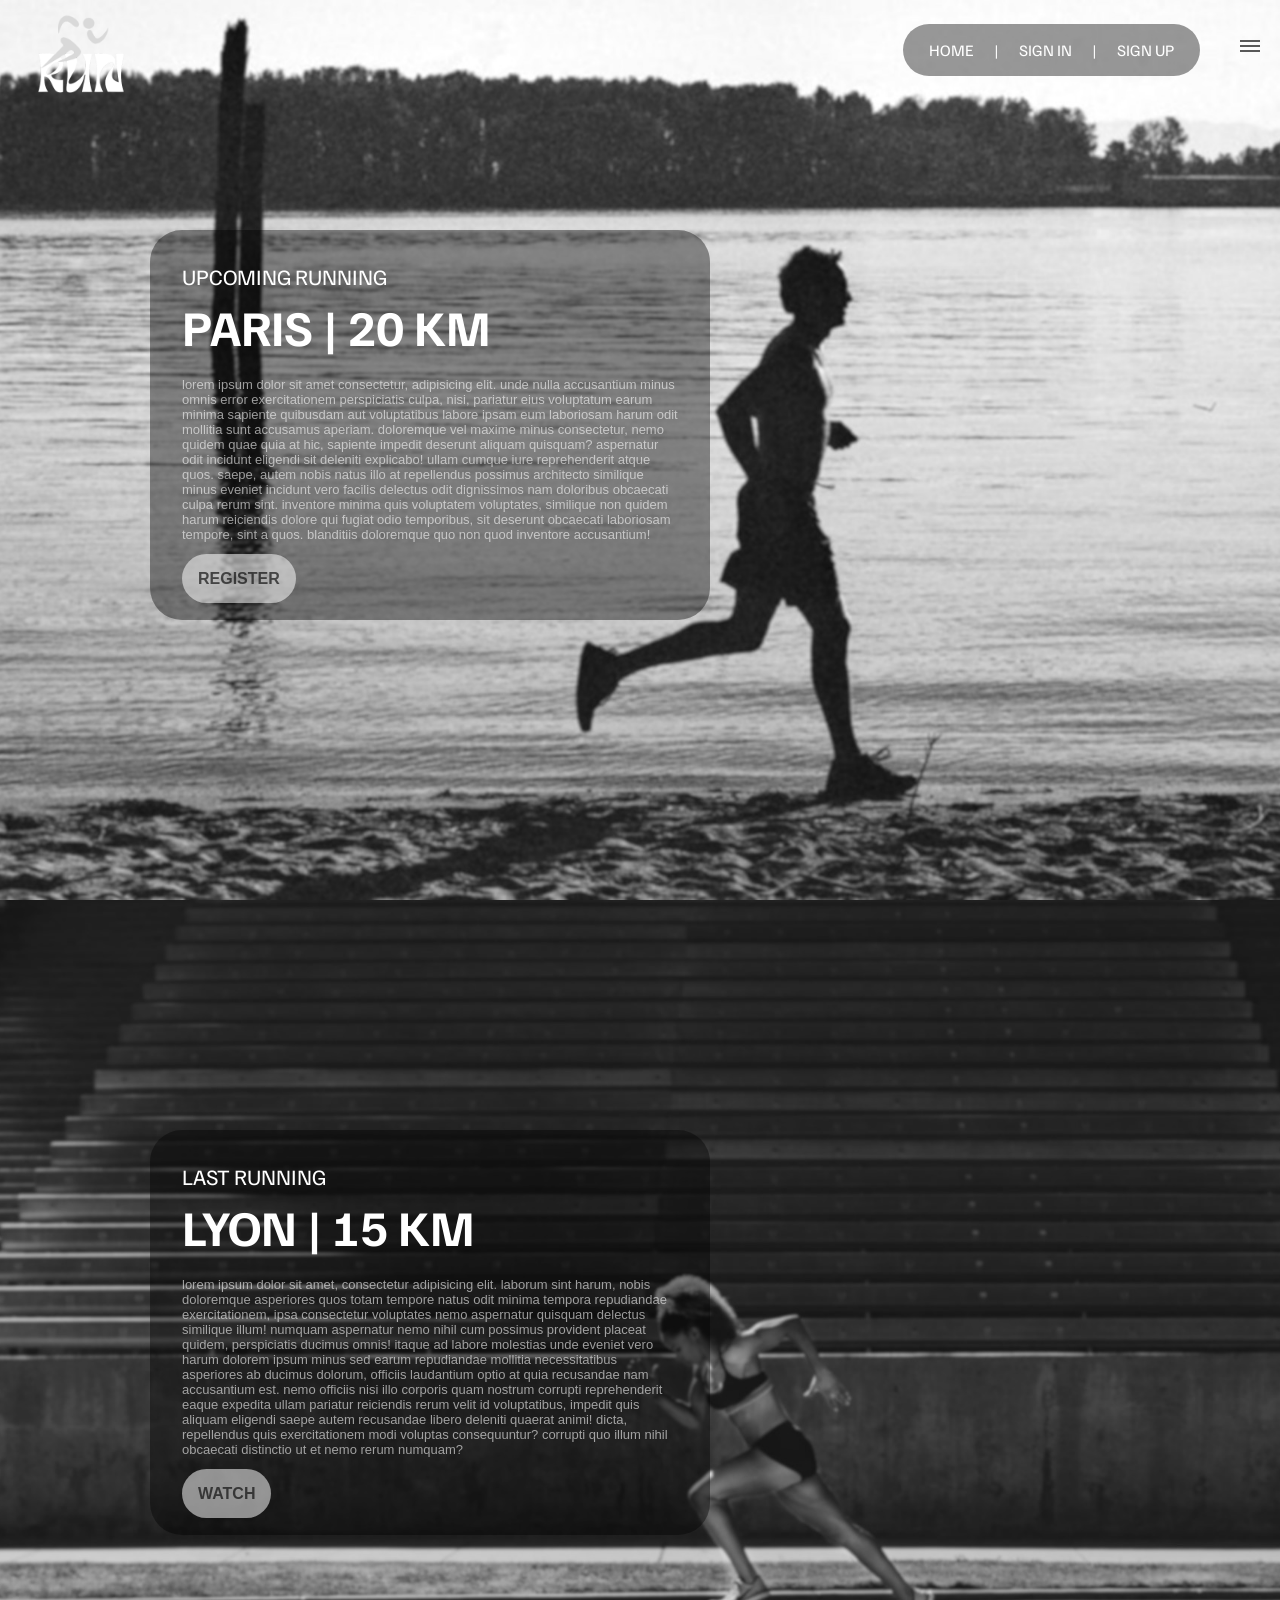
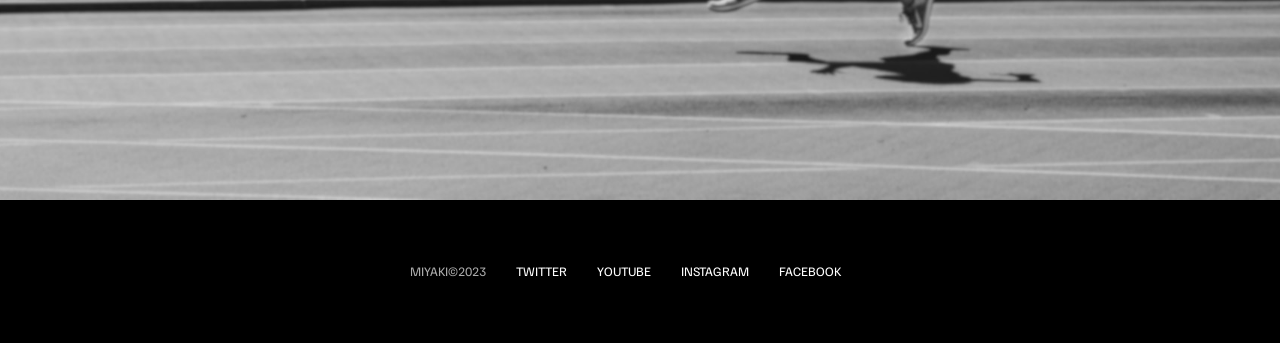
<file: index.html>
<!DOCTYPE html>

<html lang="en">

  <head>
    <meta charset="UTF-8" />
    <meta http-equiv="X-UA-Compatible" content="IE=edge" />
    <meta name="viewport" content="width=device-width, initial-scale=1.0" />
    <link rel="stylesheet" type="text/css" href="css/style.css"/> 
    <title>Running</title>
  </head>

  <body>
    <div id="overlay"></div>
    
    <!-- Menu Pour Mobile -->
    <div id="mobile-menu" class="mobile-main-menu">
      <ul>
        <li><a href="#">Courses</a></li>
        <li><a href="#">Shop</a></li>
      </ul>
    </div>

    <!-- Header et Menu-->
    <header class="main-header">
      <div class="logo">
        <a href="index.html">
          <img src="img/logo.png" alt="nike">
      </a>  
      </div>
      <nav class="desktop-main-menu">
        <ul>
          <li><a href="index.html">Home</a></li>
          <li> | </li>
          <li><a href="signin.html">Sign In</a></li>
          <li> | </li>
          <li><a href="signup.html">Sign Up</a></li>
        </ul>     
      </nav>
    </header>

    <!-- Hamburger Menu -->
    <button id="menu-btn" class="hamburger" type="button">
      <span class="hamburger-top"></span>
      <span class="hamburger-middle"></span>
      <span class="hamburger-bottom"></span>
    </button>

    <!-- Section A -->
    <section class="section-a">
      <div class="section-inner">
        <h4>upcoming running</h4>
        <h2>paris | 20 km</h2>
        <p>Lorem ipsum dolor sit amet consectetur, adipisicing elit. Unde nulla accusantium minus omnis error exercitationem perspiciatis culpa, nisi, pariatur eius voluptatum earum minima sapiente quibusdam aut voluptatibus labore ipsam eum laboriosam harum odit mollitia sunt accusamus aperiam. Doloremque vel maxime minus consectetur, nemo quidem quae quia at hic, sapiente impedit deserunt aliquam quisquam? Aspernatur odit incidunt eligendi sit deleniti explicabo! Ullam cumque iure reprehenderit atque quos. Saepe, autem nobis natus illo at repellendus possimus architecto similique minus eveniet incidunt vero facilis delectus odit dignissimos nam doloribus obcaecati culpa rerum sint. Inventore minima quis voluptatem voluptates, similique non quidem harum reiciendis dolore qui fugiat odio temporibus, sit deserunt obcaecati laboriosam tempore, sint a quos. Blanditiis doloremque quo non quod inventore accusantium!</p>
        <a href="register.html">
          <div class="hover"><span>register</span></div>
        </a>    
      </div>
    </section>

    
    
    <!-- Section B -->
    <section class="section-b">
      <div class="section-inner">
        <h4>last running</h4>
        <h2>lyon | 15 km</h2>
        <p>Lorem ipsum dolor sit amet, consectetur adipisicing elit. Laborum sint harum, nobis doloremque asperiores quos totam tempore natus odit minima tempora repudiandae exercitationem, ipsa consectetur voluptates nemo aspernatur quisquam delectus similique illum! Numquam aspernatur nemo nihil cum possimus provident placeat quidem, perspiciatis ducimus omnis! Itaque ad labore molestias unde eveniet vero harum dolorem ipsum minus sed earum repudiandae mollitia necessitatibus asperiores ab ducimus dolorum, officiis laudantium optio at quia recusandae nam accusantium est. Nemo officiis nisi illo corporis quam nostrum corrupti reprehenderit eaque expedita ullam pariatur reiciendis rerum velit id voluptatibus, impedit quis aliquam eligendi saepe autem recusandae libero deleniti quaerat animi! Dicta, repellendus quis exercitationem modi voluptas consequuntur? Corrupti quo illum nihil obcaecati distinctio ut et nemo rerum numquam?</p>
        <a href=https://youtu.be/r8gsun4HZU8>
          <div class="hover"><span>watch</span></div>
        </a>
      </div>
    </section>

    <footer>
      <ul>
        <li>miyaki©2023</li>
        <li><a href="https://twitter.com/iRunFr">twitter</a></li>
        <li><a href="https://www.youtube.com/user/irunteam">youtube</a></li>
        <li><a href="https://www.instagram.com/irunfr/">instagram</a></li>
        <li><a href="https://www.facebook.com/i.run.running.trail">facebook</a></li>
      </ul>
    </footer>
  </body>
</html>
</file>
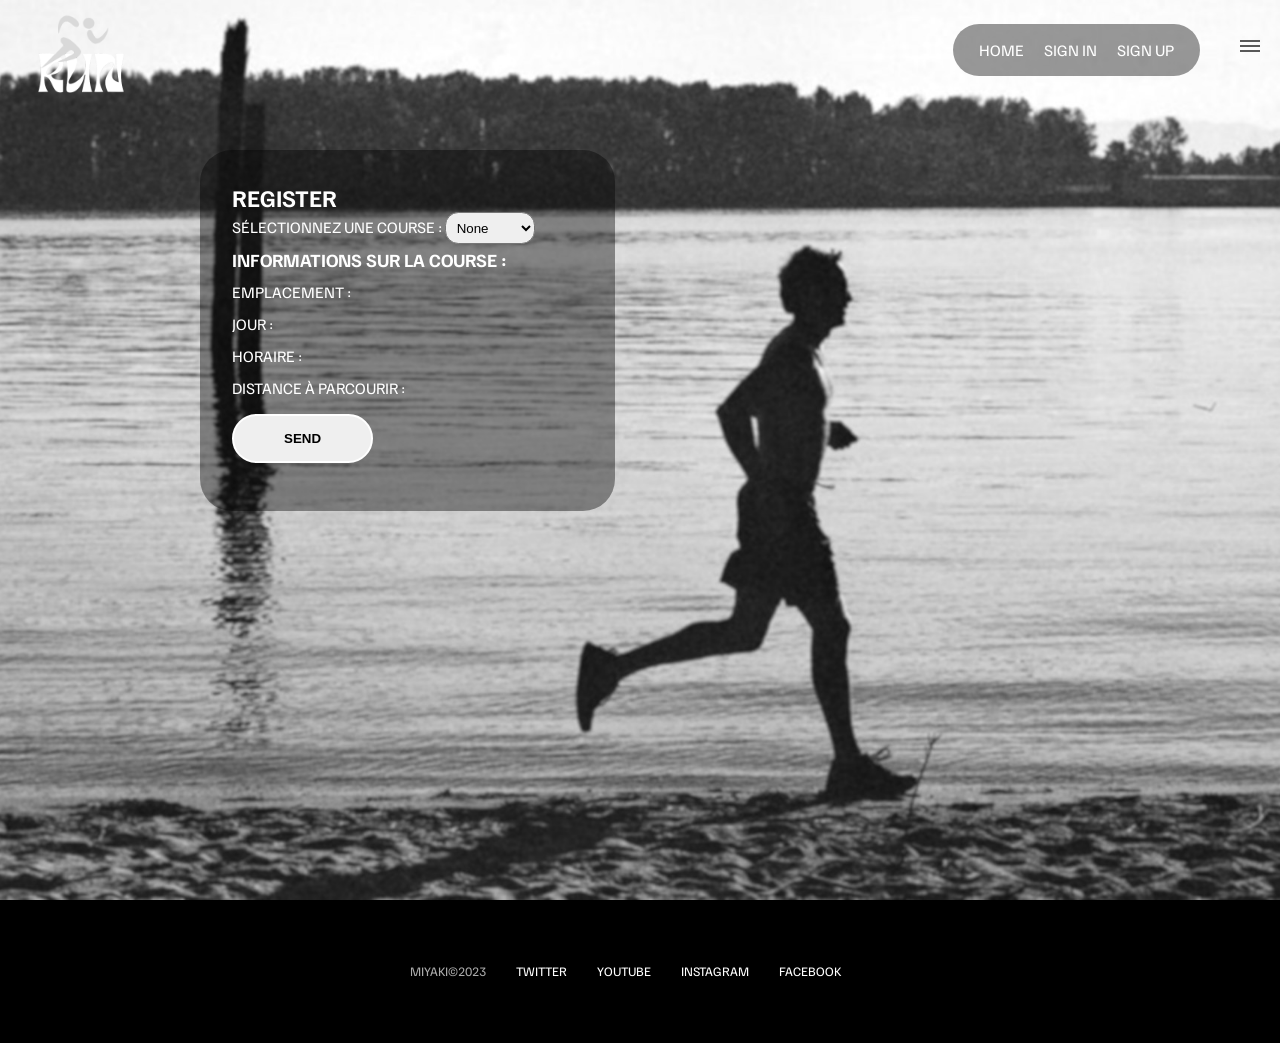
<file: register.html>
<!DOCTYPE html>

<html lang="eng">

<head>
    <meta charset="UTF-8" />
    <meta http-equiv="X-UA-Compatible" content="IE=edge" />
    <meta name="viewport" content="width=device-width, initial-scale=1.0" />
    <link rel="stylesheet" href="css/style.css" />  
    <script src="js/script.js" defer></script>
    <title>Running - Register</title>
</head>

<body>
    <div id="overlay"></div>

     <!-- Menu Pour Mobile -->
    <div id="mobile-menu" class="mobile-main-menu">
      <ul>
        <li><a href="#">Courses</a></li>
        <li><a href="#">Shop</a></li>

        <li class="mobile-only"><a href="falcon9.html">Falcon 9</a></li>
        <li class="mobile-only">
          <a href="falcon-heavy.html">Falcon Heavy</a>
        </li>
        <li class="mobile-only"><a href="dragon.html">Dragon</a></li>
      </ul>
    </div>

    <!-- Menu Pour Mobile -->
    <div id="mobile-menu" class="mobile-main-menu">
      <ul>
        <li class="mobile-only"><a href="index.html">Home</a></li>
        <li>|</li>
        <li class="mobile-only"><a href="signup.html">SignUp</a></li>
        <li>|</li>
        <li class="mobile-only"><a href="signin.html">SignIn</a></li>
      </ul>
    </div>

     <!-- Header et Menu-->
    <header class="main-header">
      <div class="logo">
        <a href="index.html">
          <img src="img/logo.png" alt="SpaceX" />
        </a>
      </div>
      <nav class="desktop-main-menu">
        <ul>
          <li><a href="index.html">Home</a></li>
          <li><a href="signin.html">Sign In</a></li>
          <li><a href="signup.html">Sign Up</a></li>
        </ul>
      </nav>
    </header>

    <!-- Hamburger Menu -->
    <button id="menu-btn" class="hamburger" type="button">
      <span class="hamburger-top"></span>
      <span class="hamburger-middle"></span>
      <span class="hamburger-bottom"></span>
    </button>

    <!-- Section A -->
    <section class="section-a">
      <div class="section-inner1">
        <!-- <h2 class="text-center">sign up&nbsp;&nbsp;</h2> -->
        <div class="contact-clean1">
          <form method="post">
                <h2 class="text-center">Register&nbsp;&nbsp;</h2>
                <label for="course">Sélectionnez une course :</label>
                <select id="course" name="course">
                    <option value="none">None</option>
                    <option value="course1">Course 1</option>
                    <option value="course2">Course 2</option>
                    <option value="course3">Course 3</option>
                </select>
        
                <div id="infosCourse">
                    <h3>Informations sur la course :</h3>
                    <p id="emplacement">Emplacement : </p>
                    <p id="jour">Jour : </p>
                    <p id="horaire">Horaire : </p>
                    <p id="km">Distance à parcourir : </p>
                </div>
        
                <div class="form-group">
                  <button class="btn btn-primary1" type="button" onClick=verifierFormulaire3()>send </button>
              </div>            
            </form>
        
            <script>
                const courseInfos = {
                    course1: {
                        emplacement: "Paris 12",
                        jour: "Lundi",
                        horaire: "10h00",
                        km: "5 km"
                    },
                    course2: {
                        emplacement: "Paris 9",
                        jour: "Mercredi",
                        horaire: "15h30",
                        km: "10 km"
                    },
                    course3: {
                        emplacement: "Paris 2",
                        jour: "Samedi",
                        horaire: "09h00",
                        km: "8 km"
                    }
                };
        
                const courseSelect = document.getElementById('course');
                const emplacement = document.getElementById('emplacement');
                const jour = document.getElementById('jour');
                const horaire = document.getElementById('horaire');
                const km = document.getElementById('km');
        
                courseSelect.addEventListener('change', () => {
                    const selectedCourse = courseSelect.value;
                    emplacement.textContent = 'Emplacement : ' + courseInfos[selectedCourse].emplacement;
                    jour.textContent = 'Jour : ' + courseInfos[selectedCourse].jour;
                    horaire.textContent = 'Horaire : ' + courseInfos[selectedCourse].horaire;
                    km.textContent = 'Distance à parcourir : ' + courseInfos[selectedCourse].km;
                });
            </script>     
        </div>
      </div>
    </section>
    <footer>
      <ul>
        <li>miyaki©2023</li>
        <li><a href="https://twitter.com/iRunFr">twitter</a></li>
        <li><a href="https://www.youtube.com/user/irunteam">youtube</a></li>
        <li><a href="https://www.instagram.com/irunfr/">instagram</a></li>
        <li><a href="https://www.facebook.com/i.run.running.trail">facebook</a></li>
      </ul>
    </footer>
</body>

</html>
</file>
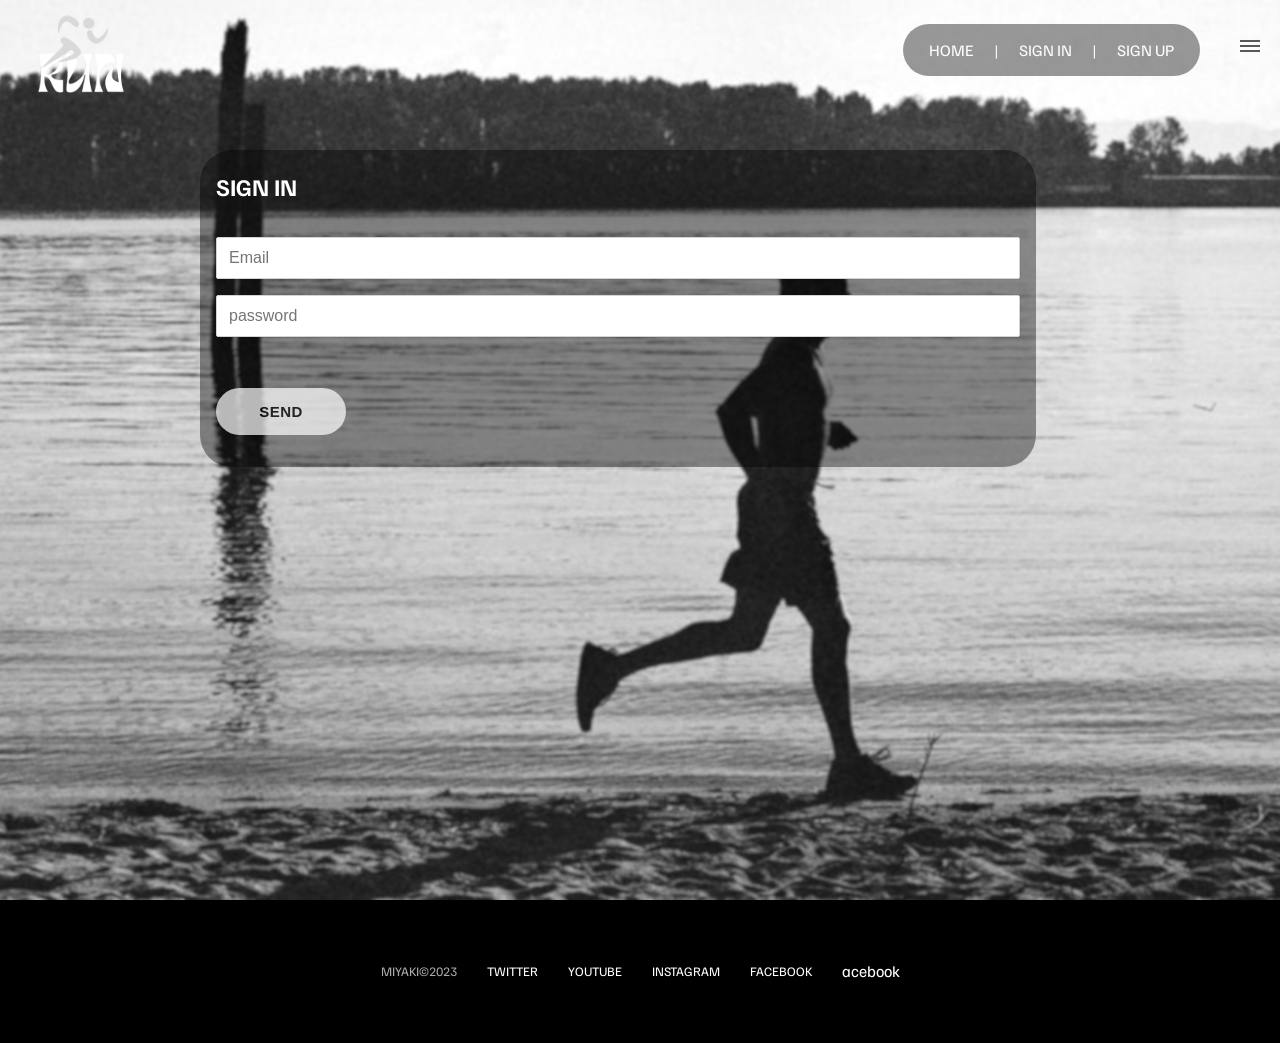
<file: signin.html>
<!DOCTYPE html>

<html lang="eng">

<head>
    <meta charset="UTF-8" />
    <meta http-equiv="X-UA-Compatible" content="IE=edge" />
    <meta name="viewport" content="width=device-width, initial-scale=1.0" />
    <link rel="stylesheet" href="css/style.css" />  
    <script src="js/script.js" defer></script>
    <title>Running - Sign In</title>
</head>

<body>
    <div id="overlay"></div>

     <!-- Menu Pour Mobile -->
    <div id="mobile-menu" class="mobile-main-menu">
      <ul>
        <li><a href="#">Courses</a></li>
        <li><a href="#">Shop</a></li>

        <li class="mobile-only"><a href="falcon9.html">Falcon 9</a></li>
        <li class="mobile-only">
          <a href="falcon-heavy.html">Falcon Heavy</a>
        </li>
        <li class="mobile-only"><a href="dragon.html">Dragon</a></li>
      </ul>
    </div>

    <!-- Menu Pour Mobile -->
    <div id="mobile-menu" class="mobile-main-menu">
      <ul>
        <li class="mobile-only"><a href="index.html">Home</a></li>
        <li>|</li>
        <li class="mobile-only"><a href="signup.html">SignUp</a></li>
        <li>|</li>
        <li class="mobile-only"><a href="signin.html">SignIn</a></li>
      </ul>
    </div>

     <!-- Header et Menu-->
    <header class="main-header">
      <div class="logo">
        <a href="index.html">
          <img src="img/logo.png" alt="SpaceX" />
        </a>
      </div>
      <nav class="desktop-main-menu">
        <ul>
          <li><a href="index.html">Home</a></li>
          <li> | </li>
          <li><a href="signin.html">Sign In</a></li>
          <li> | </li>
          <li><a href="signup.html">Sign Up</a></li>
        </ul> 
      </nav>
    </header>

    <!-- Hamburger Menu -->
    <button id="menu-btn" class="hamburger" type="button">
      <span class="hamburger-top"></span>
      <span class="hamburger-middle"></span>
      <span class="hamburger-bottom"></span>
    </button>

    <!-- Section A -->
    <section class="section-a">
      <div class="section-inner1">
        <!-- <h2 class="text-center">sign up&nbsp;&nbsp;</h2> -->
        <div class="contact-clean">
            <form method="post">
                <h2 class="text-center">sign in&nbsp;&nbsp;</h2>
                <div class="form-group"><input class="form-control" type="email" name="email" id="email" placeholder="Email"></div>
                <div class="form-group"><input class="form-control" type="password" name="password" id="mdp" placeholder="password">
                  <small class="text-danger invisible">Veuillez enter un mot de pass de longueur minimum 8 caractères avec au moins une majuscule et un caractère spécial</small>
                </div>
                <div class="form-group">
                    <button class="btn btn-primary" type="button" onClick=verifierFormulaire2()>send </button>
                </div>
            </form>
        </div>
      </div>
    </section>
    <footer>
      <ul>
        <li>miyaki©2023</li>
        <li><a href="https://twitter.com/iRunFr">twitter</a></li>
        <li><a href="https://www.youtube.com/user/irunteam">youtube</a></li>
        <li><a href="https://www.instagram.com/irunfr/">instagram</a></li>
        <li><a href="https://www.facebook.com/i.run.running.trail">facebook</a></li>acebook</a></li>
      </ul>
    </footer>
</body>

</html>
</file>
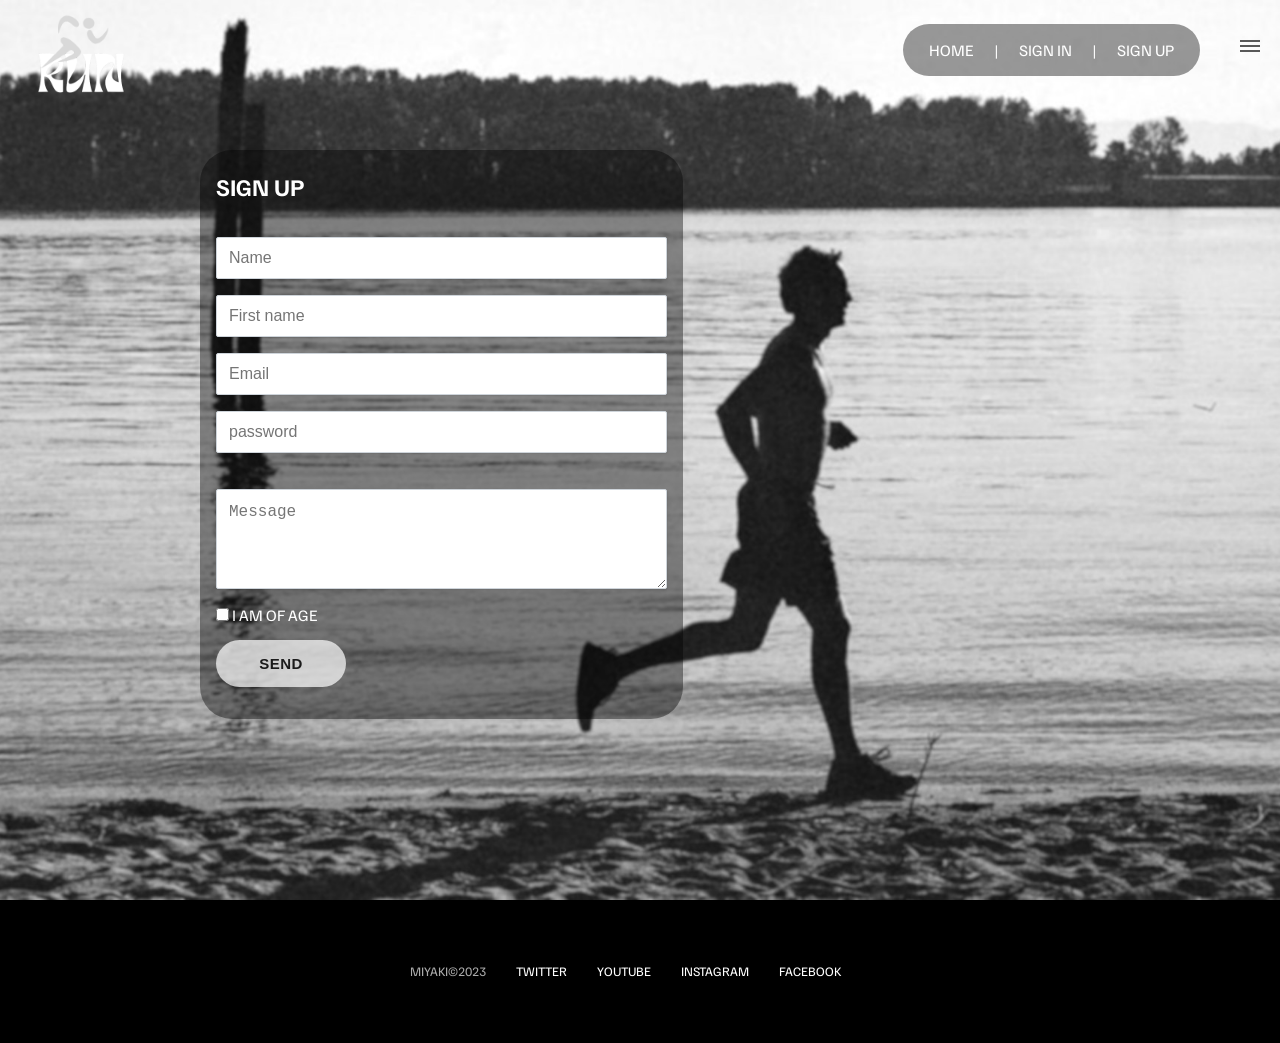
<file: signup.html>
<!DOCTYPE html>

<html lang="eng">

<head>
    <meta charset="UTF-8" />
    <meta http-equiv="X-UA-Compatible" content="IE=edge" />
    <meta name="viewport" content="width=device-width, initial-scale=1.0" />
    <link rel="stylesheet" href="css/style.css" />
    <script src="js/script.js" defer></script>
    <title>Running - Sign Up</title>
</head>

<body>
    <div id="overlay"></div>

     <!-- Menu Pour Mobile -->
    <div id="mobile-menu" class="mobile-main-menu">
      <ul>
        <li><a href="#">Courses</a></li>
        <li><a href="#">Shop</a></li>

        <li class="mobile-only"><a href="falcon9.html">Falcon 9</a></li>
        <li class="mobile-only">
          <a href="falcon-heavy.html">Falcon Heavy</a>
        </li>
        <li class="mobile-only"><a href="dragon.html">Dragon</a></li>
      </ul>
    </div>

 <!-- Menu Pour Mobile -->
 <div id="mobile-menu" class="mobile-main-menu">
  <ul>
    <li class="mobile-only"><a href="index.html">Home</a></li>
    <li>|</li>
    <li class="mobile-only"><a href="signup.html">SignUp</a></li>
    <li>|</li>
    <li class="mobile-only"><a href="signin.html">SignIn</a></li>
  </ul>
</div>

 <!-- Header et Menu-->
<header class="main-header">
  <div class="logo">
    <a href="index.html">
      <img src="img/logo.png" alt="SpaceX" />
    </a>
  </div>
  <nav class="desktop-main-menu">
    <ul>
      <li><a href="index.html">Home</a></li>
      <li> | </li>
      <li><a href="signin.html">Sign In</a></li>
      <li> | </li>
      <li><a href="signup.html">Sign Up</a></li>
    </ul> 
  </nav>
</header>

<!-- Hamburger Menu -->
<button id="menu-btn" class="hamburger" type="button">
  <span class="hamburger-top"></span>
  <span class="hamburger-middle"></span>
  <span class="hamburger-bottom"></span>
</button>

    <!-- Section A -->
    <section class="section-a">
      <div class="section-inner1">
        <!-- <h2 class="text-center">sign up&nbsp;&nbsp;</h2> -->
        <div class="contact-clean">
            <form method="post">
                <h2 class="text-center">sign up&nbsp;&nbsp;</h2>
                <div class="form-group"><input class="form-control" type="text" name="prenom" id ="prenom" placeholder="Name"></div>
                <div class="form-group"><input class="form-control" type="text" name="nom" id="nom" placeholder="First name"></div>
                <div class="form-group"><input class="form-control" type="email" name="email" id="email" placeholder="Email"></div>
                <div class="form-group"><input class="form-control" type="password" name="password" id="mdp" placeholder="password">
                  <small class="text-danger invisible">Veuillez entrer un mot de pass de longueur minimum 8 caractères</small>
                </div>
                <div class="form-group"><textarea class="form-control" name="message" id="message" placeholder="Message" rows="14"></textarea></div>
                <div class="form-group">
                    <div class="form-check">
                      <input class="form-check-input" type="checkbox" id="formCheck-1">
                        <label class="form-check-label" for="formCheck-1">I am of age</label>
                    </div>
                    <button class="btn btn-primary" type="button" onClick=verifierFormulaire()>send </button>
                </div>
            </form>
        </div>
      </div>
    </section>

    

    <footer>
      <ul>
        <li>miyaki©2023</li>
        <li><a href="https://twitter.com/iRunFr">twitter</a></li>
        <li><a href="https://www.youtube.com/user/irunteam">youtube</a></li>
        <li><a href="https://www.instagram.com/irunfr/">instagram</a></li>
        <li><a href="https://www.facebook.com/i.run.running.trail">facebook</a></li>
      </ul>
    </footer>
</body>

</html>
</file>
<file: css/style.css>
@import url('https://fonts.googleapis.com/css2?family=Familjen+Grotesk:wght@400;600;700&display=swap');

*,
*::before,
*::after {
  margin: 0;
  padding: 0;
  box-sizing: border-box;
}

body {
  font-family: 'Familjen Grotesk', sans-serif;
  background: #000;
  color: #fff;
}

a {
  text-decoration: none;
  color: #fff;
}

ul {
  list-style: none;
}

/* Header/Navbar */
.main-header {
  position: fixed;
  top: 0;
  left: 0;
  width: 100%;
  z-index: 3;
  display: flex;
  justify-content: space-between;
  align-items: center;
  text-transform: uppercase;
  height: 100px;
  padding: 0 30px;
}

/* Logo */
.logo {
  margin-top: 10px;
  width: 100px;
  height: auto;
}

.logo img {
  display: block;
  width: 100%;
  height: auto;
}

/* Desktop Menu */
.desktop-main-menu {
  margin-right: 50px;
}

.desktop-main-menu ul {
  display: flex;
  padding: 1em;
  background-color:rgba(0, 0, 0, 0.404);
  border-radius: 2em;
}

.desktop-main-menu ul li {
  position: relative;
  margin-right: 10px;
  margin-left: 10px;
}

/* Menu item bottom border */
.desktop-main-menu ul li a::after {
  content: '';
  position: absolute;
  bottom: 0;
  left: 0;
  width: 100%;
  height: 1px;
  background: #fff;
  transform: scaleX(0);
  transition: transform 0.6s cubic-bezier(0.19, 1, 0.22, 1);
  transform-origin: right center;
}

.desktop-main-menu ul li a:hover::after {
  transform: scaleX(1);
  transform-origin: left center;
  transition-duration: 0.4s;
}

/* Sections */
section {
  position: relative;
  height: 100vh;
  background-position: center center;
  background-repeat: no-repeat;
  background-size: cover;
  text-transform: uppercase;
}

.section-inner {
  position: absolute;
  top: 230px;
  left: 150px;
  max-width: 560px;
  padding: 2em;
  background-color:rgba(0, 0, 0, 0.404);
  border-radius: 2em;
}

.section-inner h4 {
  font-size: 22px;
  margin-bottom: 5px;
  font-weight: 300;
  animation: fadeInUp 0.5s ease-in-out;
}

.section-inner h2 {
  font-size: 50px;
  font-weight: 700;
  margin-bottom: 20px;
  animation: fadeInUp 0.5s ease-in-out 0.2s;
  animation-fill-mode: both; /* Stop from showing at start*/
}

.section-inner p {
  font-family: 'Montserrat', sans-serif;
  text-transform: lowercase;
  color: #ffffff95;
  font-size: small;
  font-weight: lighter;
  margin-bottom: 2em;
}

.section-inner a {
  animation: fadeInUp 0.5s ease-in-out 0.4s;
  animation-fill-mode: both; /* Stop from showing at start*/
}

.hover span {
  font-family: sans-serif;
  font-weight: bold;
  color: #000000a1;
  background-color: #ffffff87;
  border-radius: 2em;
  padding: 1em;
}

/* Background images */
.section-a {
  background-image: url('../img/section-a.webp');
}
.section-b {
  background-image: url('../img/section-d.webp');
}

.btn {
  position: relative;
  display: inline-block;
  cursor: pointer;
  text-align: center;
  min-width: 130px;
  padding: 15px 50px;
  margin-top: 10px;
  border: 2px solid #fff;
  border-radius: 2em;
  text-transform: uppercase;
  font-weight: bold;
  overflow: hidden;
  z-index: 2;
}

.btn:hover span {
  color: #000;
}

.btn .hover {
  position: absolute;
  top: 0;
  left: 0;
  width: 100%;
  height: 100%;
  background-color: #fff;
  color: #000;
  z-index: -1;
  transform: translateY(100%);
  transition: transform 0.6s cubic-bezier(0.19, 1, 0.22, 1);
}

.btn:hover .hover {
  transform: translateY(0);
}

.scroll-arrow {
  position: absolute;
  bottom: 50px;
  left: 50%;
  transform: translateX(-50%);
  animation: fadeBounce 5s infinite;
}

/* Footer */
footer {
  position: relative;
  padding: 55px 0;
}

footer ul {
  display: flex;
  justify-content: center;
  align-items: center;
  flex-wrap: wrap;
}

footer ul li {
  margin-right: 30px;
  color: #aaa;
  text-transform: uppercase;
  font-size: 13px;
  line-height: 2.5;
}

footer ul li a {
  color: #fff;
  transition: color 0.6s;
}

footer ul li a:hover {
  color: #aaa;
}

/* Hamburger Menu */
.hamburger {
  position: fixed;
  top: 40px;
  right: 20px;
  z-index: 10;
  cursor: pointer;
  width: 20px;
  height: 20px;
  background: none;
  border: none;
}

.hamburger-top,
.hamburger-middle,
.hamburger-bottom {
  position: absolute;
  width: 20px;
  height: 2px;
  top: 0;
  left: 0;
  background: #585858;
  transition: all 0.5s;
}

.hamburger-middle {
  transform: translateY(5px);
}

.hamburger-bottom {
  transform: translateY(10px);
}

/* Transition hamburger to X when open */
.open {
  transform: rotate(90deg);
}

.open .hamburger-top {
  transform: rotate(45deg) translateY(6px) translateX(6px);
}

.open .hamburger-middle {
  display: none;
}

.open .hamburger-bottom {
  transform: rotate(-45deg) translateY(6px) translateX(-6px);
}

/* Overlay */
.overlay-show {
  position: fixed;
  top: 0;
  left: 0;
  width: 100%;
  height: 100%;
  background-color: rgba(0, 0, 0, 0.5);
  z-index: 3;
}

/* Stop body scroll */
.stop-scrolling {
  overflow: hidden;
}

/* Hide mobile main menu items */
.mobile-only {
  display: none;
}

/* Mobile menu */
.mobile-main-menu {
  position: fixed;
  top: 0;
  right: 0;
  width: 350px;
  height: 100%;
  background: #000;
  z-index: 4;
  display: flex;
  align-items: center;
  justify-content: center;
  transform: translateX(100%);
  transition: transform 0.6s cubic-bezier(0.19, 1, 0.22, 1);
}

/* Bring menu from right */
.show-menu {
  transform: translateX(0);
}

.mobile-main-menu ul {
  display: flex;
  flex-direction: column;
  align-items: end;
  justify-content: center;
  padding: 50px;
  width: 100%;
}

.mobile-main-menu ul li {
  margin-bottom: 20px;
  font-size: 18px;
  text-transform: uppercase;
  border-bottom: 1px #555 dotted;
  width: 100%;
  text-align: right;
  padding-bottom: 8px;
}

.mobile-main-menu ul li a {
  color: #fff;
  transition: color 0.6s;
}

.mobile-main-menu ul li a:hover {
  color: #aaa;
}

/* Inner Pages */
.bg-falcon-9 {
  background-image: url('../img/falcon-9.webp');
}

.bg-falcon-heavy {
  background-image: url('../img/falcon-heavy.webp');
}

.bg-dragon {
  background-image: url('../img/dragon.webp');
}

.section-animate {
  animation: fadeIn 2s ease-in-out;
}

.section-inner-center {
  position: absolute;
  top: 50%;
  left: 50%;
  transform: translate(-50%, -50%);
  text-transform: uppercase;
  text-align: center;
  width: 80%;
}

.section-inner-center h3 {
  font-size: 100px;
  margin-bottom: 15px;
  animation: fadeInUp 0.5s ease-in-out;
}

.section-inner-center p {
  font-size: 20px;
  animation: fadeInUp 0.5s ease-in-out 0.2s;
  animation-fill-mode: both;
}

/* Stats */
.stats {
  max-width: 960px;
  margin: 0 auto;
  display: flex;
  align-items: center;
  justify-content: space-between;
  text-align: center;
  text-transform: uppercase;
}

.stats div span {
  font-size: 160px;
}

.stats div h4 {
  font-size: 24px;
  font-weight: 300;
}

/* Animations */

@keyframes fadeInUp {
  0% {
    opacity: 0;
    transform: translateY(140px);
  }

  100% {
    opacity: 1;
    transform: translateY(0);
  }
}

@keyframes fadeIn {
  0% {
    opacity: 0;
  }

  100% {
    opacity: 1;
  }
}

@keyframes fadeBounce {
  0%,
  20%,
  50%,
  80%,
  100% {
    opacity: 0;
    transform: translateY(-20px);
  }

  40% {
    opacity: 1;
    transform: translateY(0);
  }
}

/* Media Queries */

@media (max-width: 960px) {
  /* Hide desktop menu */
  .desktop-main-menu {
    display: none;
  }

  /* Show main mobile items */
  .mobile-only {
    display: block;
  }

  .section-inner-center h3 {
    font-size: 75px;
  }
}

@media (max-width: 600px) {
  .section-inner {
    bottom: 75px;
    left: 20px;
  }

  .section-inner h2 {
    font-size: 40px;
  }

  footer ul li:first-child {
    position: absolute;
    top: 30px;
    left: 50%;
    transform: translate(-50%, -50%);
  }

  footer ul li {
    margin-right: 15px;
  }

  .logo {
    width: 150px;
    margin: auto;
  }

  .section-inner-center h3 {
    font-size: 50px;
  }

  /* Stats */
  .stats {
    flex-direction: column;
  }

  .stats div {
    margin-bottom: 20px;
  }
}


/******************************************************************************************
   formulaire
   ****************************************************************************************/

   .section-inner1 {
    position: absolute;
    left: 200px;
    top: 150px;
    background-color:rgba(0, 0, 0, 0.404);
    border-radius: 2em;
  }
   
   .contact-clean {
    position:relative;
    padding: 1em;
  }
  
  .contact-clean h2 {
    margin-top: 5px;
    font-weight: bold;
    font-size: 1.5em;
    margin-bottom: 36px;
    color: inherit;
  }
  
  .section-inner form {
    margin-bottom: 20px;
    animation: fadeInUp 0.5s ease-in-out 0.2s;
    animation-fill-mode: both; /* Stop from showing at start*/

  }
  
  /****** Bootstrap ****/
.invisible {
    visibility: hidden!important;
}

.text-danger {
  color: #dc3545!important;
}


.form-group {
  margin-bottom: 1rem;
}

.contact-clean form .form-control {
  background: #fff;
  border-radius: 2px;
  box-shadow: 1px 1px 1px rgba(0,0,0,0.05);
  outline: none;
  color: black;
  padding-left: 12px;
  height: 42px;
}

.form-control {
  display: block;
  width: 100%;
  height: calc(1.5em + 0.75rem + 2px);
  padding: 0.375rem 0.75rem;
  font-size: 1rem;
  font-weight: 400;
  line-height: 1.5;
  color: #495057;
  background-color: #fff;
  background-clip: padding-box;
  border: 1px solid #ced4da;
  border-radius: 0.25rem;
  transition: border-color .15s ease-in-out,box-shadow .15s ease-in-out;
}


.contact-clean form .btn-primary {
  background-color: #ffffff !important;
  border-radius: 2em;
  margin-top: 15px;
  color: #000000;
}

.btn:not(:disabled):not(.disabled) {
  cursor: pointer;
}

.contact-clean form .btn {
  padding: 16px 32px;
  border: none;
  background: none;
  box-shadow: none;
  text-shadow: none;
  opacity: 0.7;
  text-transform: uppercase;
  font-weight: bold;
  font-size: 15px;
  letter-spacing: 0.4px;
  line-height: 1;
  outline: none !important;
}

.contact-clean form textarea.form-control {
  min-height: 100px;
  max-height: 260px;
  padding-top: 10px;
  resize: vertical;
}


/************************************************Formulaire Register***************************************************/

#course {
  padding: 0.5em;
  border-radius: 1em;
}

#infosCourse {
  line-height: 2em;
}

.contact-clean1 {
  padding: 2em;
  padding-right: 5em;
}

.contact-clean form .btn-primary1 {
  background-color: #ffffff !important;
  border-radius: 2em;
  margin-top: 15px;
  color: #000000;
}
</file>
